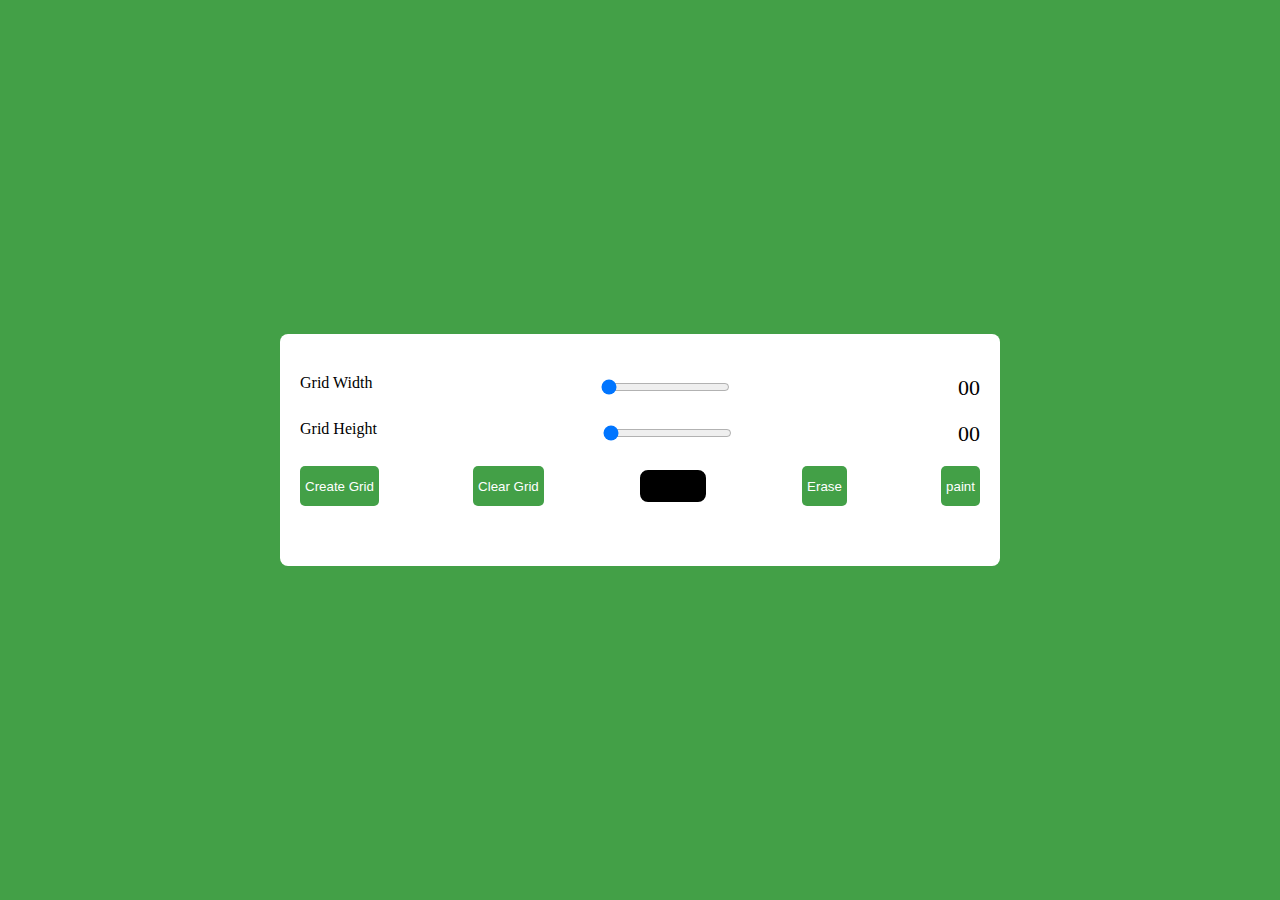
<file: 1-pixel_art_generator/index.html>
<!DOCTYPE html>
<html lang="en">

<head>
  <meta charset="UTF-8">
  <meta name="viewport" content="width=device-width, initial-scale=1.0">
  <link rel="stylesheet" href="./style.css">
  <title>#1 - Pixel Art Generator</title>
</head>

<body>

  <div class="wrapper">

    <!-- options -->
    <div class="options">

      <div class="opt-wrapper">
        <label for="width-range">Grid Width</label>
        <input type="range" id="width-range" min="1" max="35">
        <span id="width-value">00</span>
      </div>

      <div class="opt-wrapper">
        <label for="height-range">Grid Height</label>
        <input type="range" id="height-range" min="1" max="35">
        <span id="height-value">00</span>
      </div>

    </div>

    <div class="opt-wrapper">
      <button id="submit-grid">Create Grid</button>
      <button id="clear-grid">Clear Grid</button>
      <input type="color" id="color-input">
      <button id="erase-btn">Erase</button>
      <button id="paint-btn">paint</button>
    </div>

    <div class="container"></div>

  </div>

  <script src="./script.js"></script>
</body>

</html>
</file>
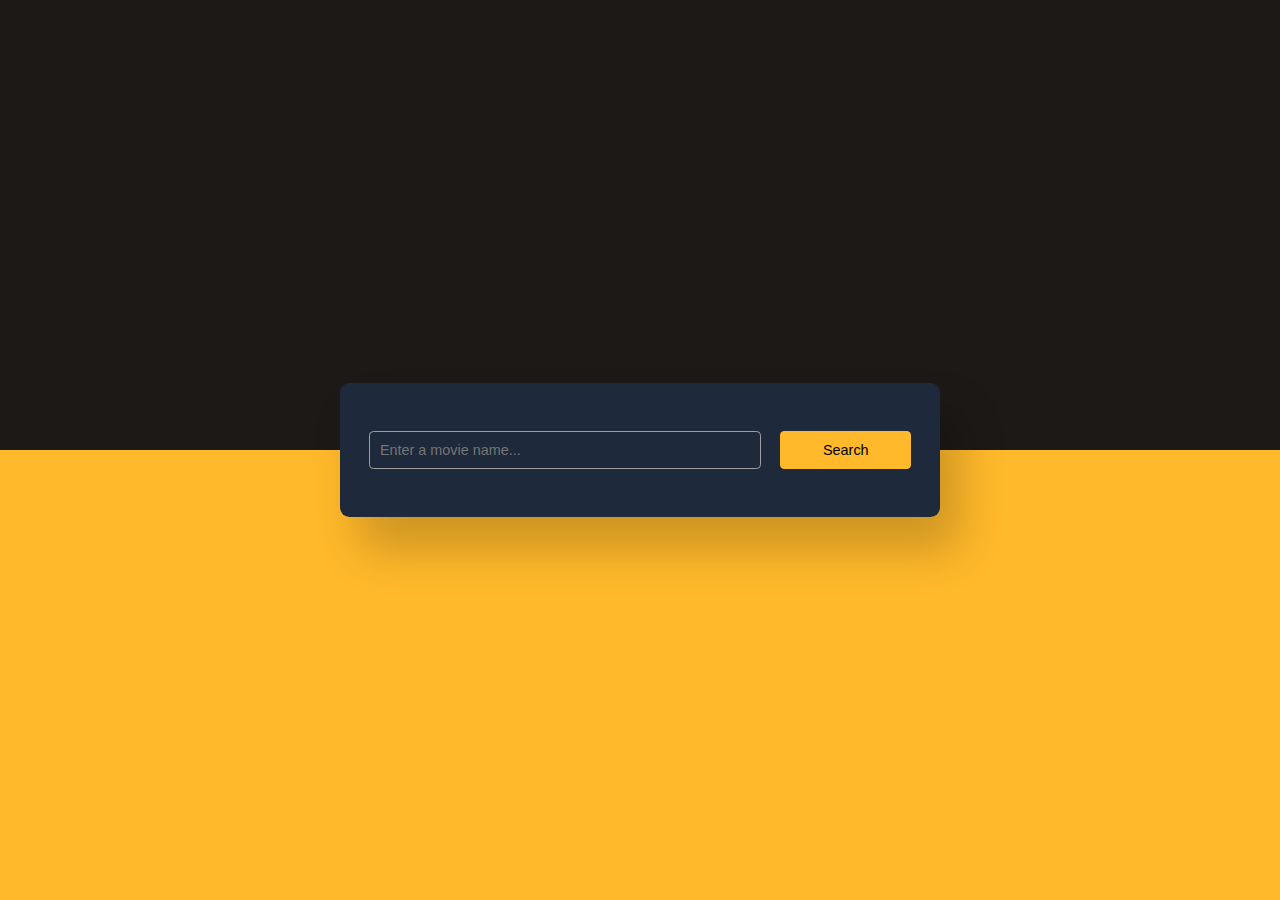
<file: 11-movie-guide_app/index.html>
<!DOCTYPE html>
<html lang="en">

<head>
  <meta charset="UTF-8">
  <meta name="viewport" content="width=device-width, initial-scale=1.0">
  <link rel="preconnect" href="https://fonts.googleapis.com">
  <link rel="preconnect" href="https://fonts.gstatic.com" crossorigin>
  <link
    href="https://fonts.googleapis.com/css2?family=Poppins:ital,wght@0,100;0,200;0,300;0,400;0,500;0,600;0,700;0,800;0,900;1,100;1,200;1,300;1,400;1,500;1,600;1,700;1,800;1,900&display=swap"
    rel="stylesheet">
  <link rel="stylesheet" href="./style.css">
  <title>#11 - Movie Guide App</title>
</head>

<body>
  <div class="container">

    <div class="search-container">
      <input type="text" id="movie-name" placeholder="Enter a movie name...">
      <button id="search-btn">Search</button>
    </div>
    <div class="" id="result"></div>

  </div>
  <script src="./script.js"></script>
</body>

</html>
</file>
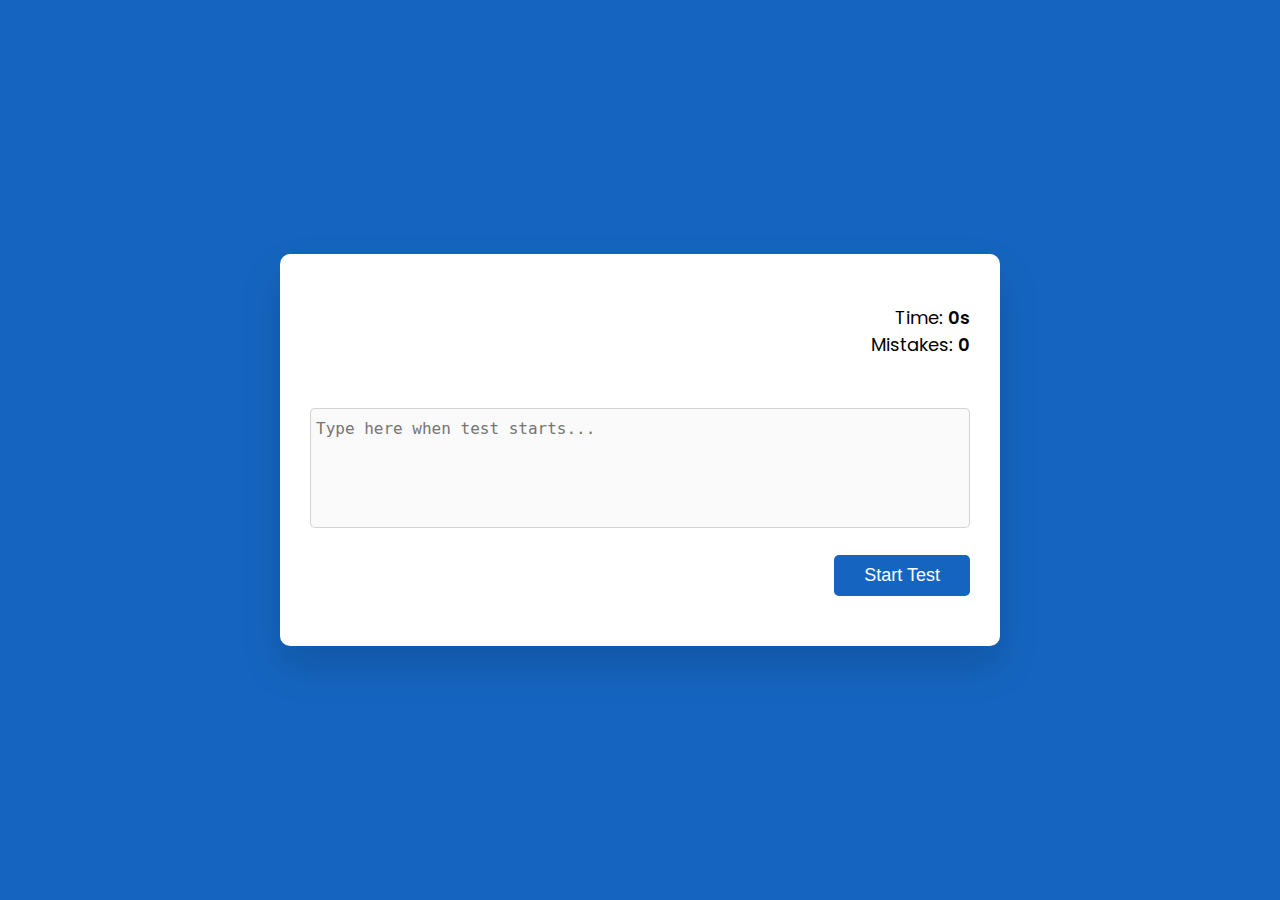
<file: 12-type-test_app/index.html>
<!DOCTYPE html>
<html lang="en">

<head>
  <meta charset="UTF-8">
  <meta name="viewport" content="width=device-width, initial-scale=1.0">
  <link rel="preconnect" href="https://fonts.googleapis.com">
  <link rel="preconnect" href="https://fonts.gstatic.com" crossorigin>
  <link
    href="https://fonts.googleapis.com/css2?family=Poppins:ital,wght@0,100;0,200;0,300;0,400;0,500;0,600;0,700;0,800;0,900;1,100;1,200;1,300;1,400;1,500;1,600;1,700;1,800;1,900&display=swap"
    rel="stylesheet">
  <link rel="stylesheet" href="./style.css">
  <title>#12 - Type Test App</title>
</head>

<body>

  <div class="container">

    <div class="stats">
      <p>Time: <span id="timer">0s</span></p>
      <p>Mistakes: <span id="mistakes">0</span></p>
    </div>

    <div id="quote" onmousedown="return false" onselectstart="return false"></div>

    <textarea id="quote-input" placeholder="Type here when test starts..."></textarea>

    <button id="start-test" onclick="startTest()">Start Test</button>
    <button id="stop-test" onclick="displayResult()">Stop Test</button>
    <div class="result">
      <h3>Result</h3>
      <div class="wrapper">
        <p>Accuracy: <span id="accuracy"></span></p>
        <p>Speed: <span id="wpm"></span></p>
      </div>
    </div>

  </div>

  <script src="./script.js"></script>
</body>

</html>
</file>
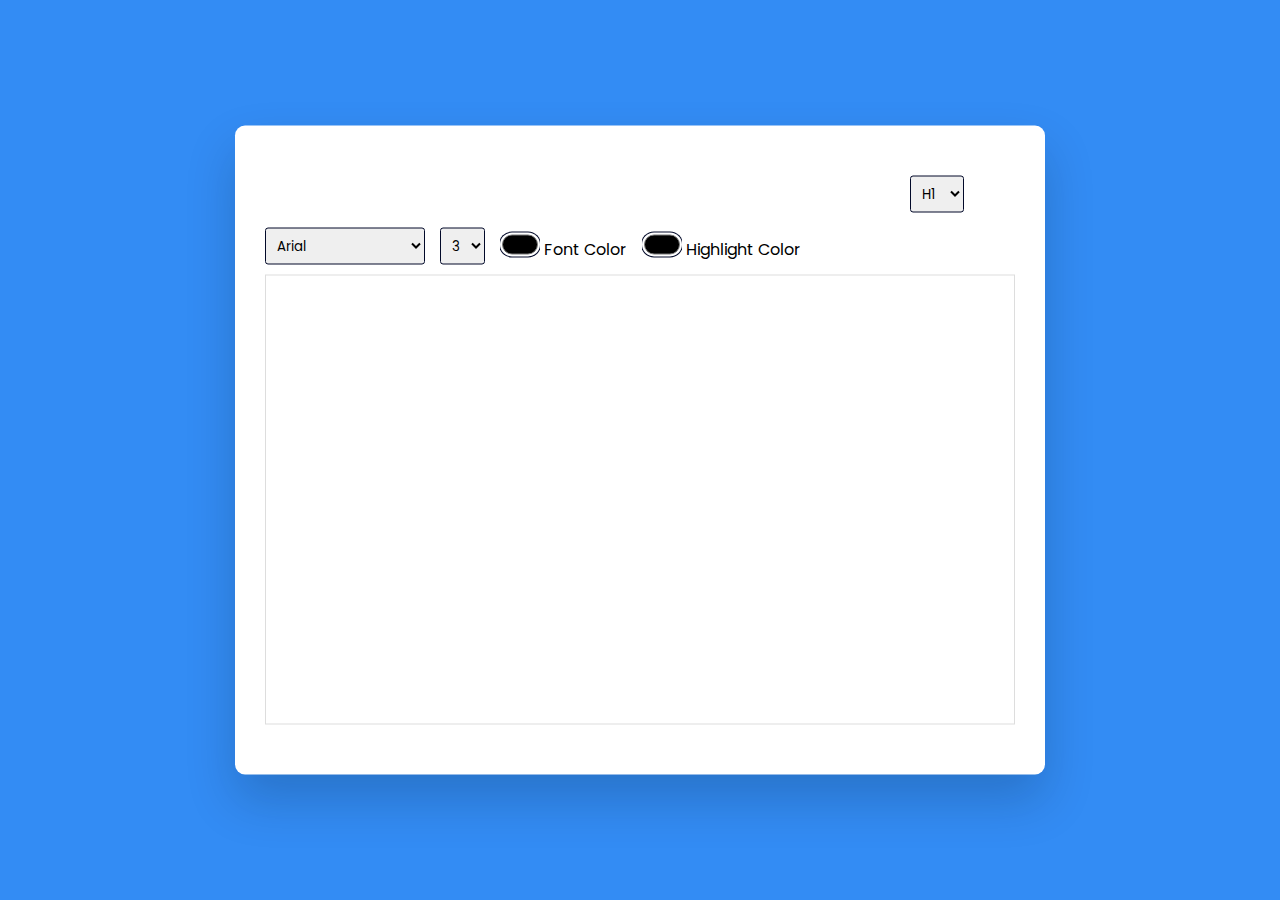
<file: 2-text_editor/index.html>
<!DOCTYPE html>
<html lang="en">

<head>
  <meta charset="UTF-8">
  <meta name="viewport" content="width=device-width, initial-scale=1.0">
  <link rel="preconnect" href="https://fonts.googleapis.com">
  <link rel="preconnect" href="https://fonts.gstatic.com" crossorigin>
  <link
    href="https://fonts.googleapis.com/css2?family=Poppins:ital,wght@0,100;0,200;0,300;0,400;0,500;0,600;0,700;0,800;0,900;1,100;1,200;1,300;1,400;1,500;1,600;1,700;1,800;1,900&display=swap"
    rel="stylesheet">
  <link rel="stylesheet" href="https://cdnjs.cloudflare.com/ajax/libs/font-awesome/6.5.2/css/all.min.css"
    integrity="sha512-SnH5WK+bZxgPHs44uWIX+LLJAJ9/2PkPKZ5QiAj6Ta86w+fsb2TkcmfRyVX3pBnMFcV7oQPJkl9QevSCWr3W6A=="
    crossorigin="anonymous" referrerpolicy="no-referrer" />
  <link rel="stylesheet" href="./style.css">
  <title>#2 - Text Editor</title>
</head>

<body>

  <!-- container -->
  <div class="container">

    <!-- options -->
    <div class="options">
      <button id="bold" class="option-button format"><i class="fa-solid fa-bold"></i></button>
      <button id="superscript" class="option-button script"><i class="fa-solid fa-superscript"></i></button>
      <button id="subscript" class="option-button script"><i class="fa-solid fa-subscript"></i></button>
      <button id="insertOrderedList" class="option-button">
        <div class="fa-solid fa-list-ol"></div>
      </button>
      <button id="insertUnorderedList" class="option-button"><i class="fa-solid fa-list"></i></button>
      <button id="undo" class="option-button"><i class="fa-solid fa-rotate-left"></i></button>
      <button id="redo" class="option-button"><i class="fa-solid fa-rotate-right"></i></button>
      <button id="createLink" class="adv-option-button"><i class="fa fa-link"></i></button>
      <button id="unlink" class="option-button"><i class="fa fa-unlink"></i></button>
      <button id="justifyLeft" class="option-button align"><i class="fa-solid fa-align-left"></i></button>
      <button id="justifyCenter" class="option-button align"><i class="fa-solid fa-align-center"></i></button>
      <button id="justifyRight" class="option-button align"><i class="fa-solid fa-align-right"></i></button>
      <button id="justifyFull" class="option-button align"><i class="fa-solid fa-align-justify"></i></button>
      <button id="indent" class="option-button spacing"><i class="fa-solid fa-indent"></i></button>
      <button id="outdent" class="option-button spacing"><i class="fa-solid fa-outdent"></i></button>

      <select id="formatBlock" class="adv-option-button">
        <option value="h1">H1</option>
        <option value="h2">H2</option>
        <option value="h3">H3</option>
        <option value="h4">H4</option>
        <option value="h5">H5</option>
        <option value="h6">H6</option>
      </select>
      <select id="fontName" class="adv-option-button"></select>
      <select id="fontSize" class="adv-option-button"></select>

      <div class="input-wrapper">
        <input type="color" id="foreColor" class="adv-option-button">
        <label for="foreColor">Font Color</label>
      </div>

      <div class="input-wrapper">
        <input type="color" id="backColor" class="adv-option-button">
        <label for="backColor">Highlight Color</label>
      </div>
    </div>

    <div class="" id="text-input" contenteditable="true"></div>

  </div>

  <script src="./script.js"></script>
</body>

</html>
</file>
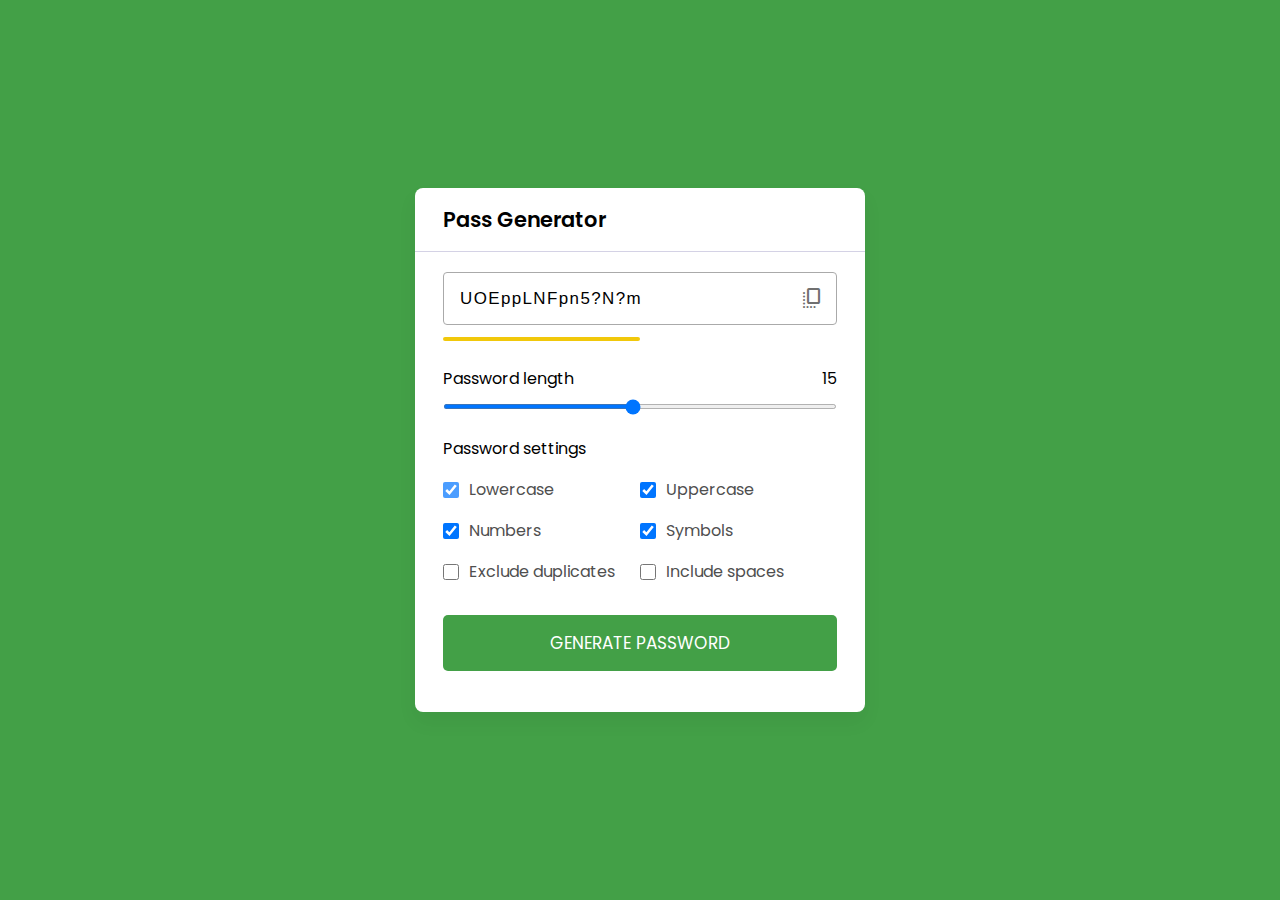
<file: 3-password_generator/index.html>
<!DOCTYPE html>
<html lang="en">

<head>
  <meta charset="UTF-8">
  <meta name="viewport" content="width=device-width, initial-scale=1.0">
  <link rel="preconnect" href="https://fonts.googleapis.com">
  <link rel="preconnect" href="https://fonts.gstatic.com" crossorigin>
  <link
    href="https://fonts.googleapis.com/css2?family=Poppins:ital,wght@0,100;0,200;0,300;0,400;0,500;0,600;0,700;0,800;0,900;1,100;1,200;1,300;1,400;1,500;1,600;1,700;1,800;1,900&display=swap"
    rel="stylesheet">
  <link href="https://fonts.googleapis.com/css2?family=Material+Symbols+Rounded" rel="stylesheet" />
  <link rel="stylesheet" href="./style.css">
  <title>#3 - Password Generator</title>
</head>

<body>

  <div class="container">
    <h1>Pass Generator</h1>

    <div class="wrapper">

      <div class="input-box">
        <input type="text" disabled>
        <span class="material-symbols-rounded">copy_all</span>
      </div>
      <div class="pass-indicator"></div>
      <div class="pass-length">
        <div class="details">
          <label for="length" class="title">Password length</label>
          <span></span>
        </div>
        <input type="range" min="1" max="30" value="15" id="length">
      </div>

      <div class="pass-settings">
        <label for="" class="title">Password settings</label>
        <ul>
          <ul class="options">
            <li class="option">
              <input type="checkbox" id="lowercase" checked>
              <label for="lowercase">Lowercase</label>
            </li>
            <li class="option">
              <input type="checkbox" id="uppercase" checked>
              <label for="uppercase">Uppercase</label>
            </li>
            <li class="option">
              <input type="checkbox" id="numbers" checked>
              <label for="numbers">Numbers</label>
            </li>
            <li class="option">
              <input type="checkbox" id="symbols" checked>
              <label for="symbols">Symbols</label>
            </li>
            <li class="option">
              <input type="checkbox" id="exc-duplicate">
              <label for="exc-duplicate">Exclude duplicates</label>
            </li>
            <li class="option">
              <input type="checkbox" id="spaces">
              <label for="spaces">Include spaces</label>
            </li>
          </ul>
        </ul>
      </div>



      <button class="generate-btn">Generate password</button>


    </div>
  </div>

  <script src="./script.js"></script>
</body>

</html>
</file>
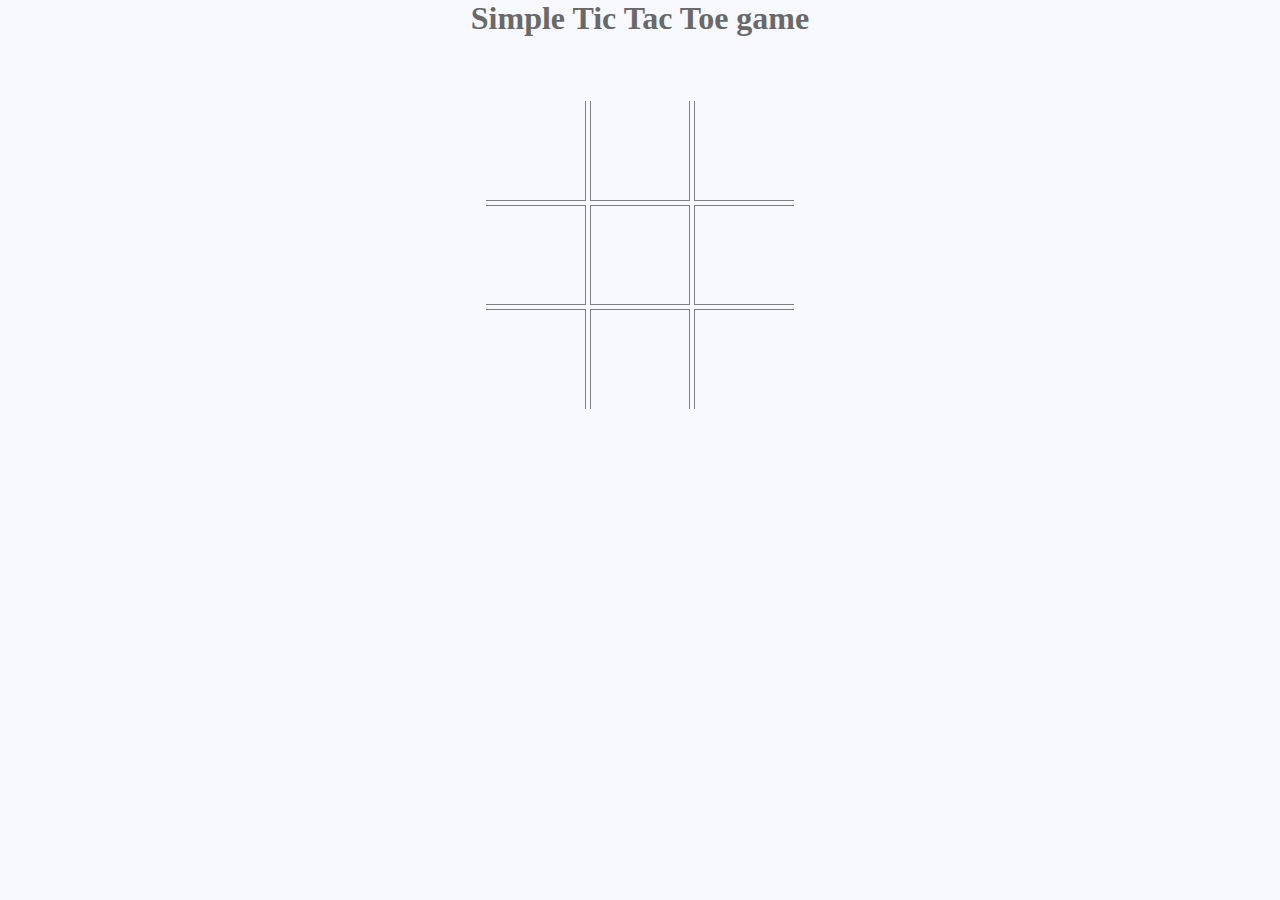
<file: 6-tic-tac-toe/index.html>
<!DOCTYPE html>
<html lang="en">

<head>
  <meta charset="UTF-8">
  <meta name="viewport" content="width=device-width, initial-scale=1.0">
  <link rel="stylesheet" href="./style.css">
  <title>#6 - Tic Tac Toe</title>
</head>

<body>
  <h1>Simple Tic Tac Toe game</h1>
  <div id="container">


    <div class="block">
      <div id="box1" class="box top left">
        <span data-player="none" onclick="play(this)">&nbsp;</span>
      </div>
      <div id="box2" class="box top">
        <span data-player="none" onclick="play(this)">&nbsp;</span>
      </div>
      <div id="box3" class="box top right">
        <span data-player="none" onclick="play(this)">&nbsp;</span>
      </div>
    </div>
    <div class="block">
      <div id="box4" class="box left">
        <span data-player="none" onclick="play(this)">&nbsp;</span>
      </div>
      <div id="box5" class="box">
        <span data-player="none" onclick="play(this)">&nbsp;</span>
      </div>
      <div id="box6" class="box right">
        <span data-player="none" onclick="play(this)">&nbsp;</span>
      </div>
    </div>
    <div class="block">
      <div id="box7" class="box bottom left">
        <span data-player="none" onclick="play(this)">&nbsp;</span>
      </div>
      <div id="box8" class="box bottom">
        <span data-player="none" onclick="play(this)">&nbsp;</span>
      </div>
      <div id="box9" class="box bottom right">
        <span data-player="none" onclick="play(this)">&nbsp;</span>
      </div>
    </div>



  </div>

  <script src="./script.js"></script>
</body>

</html>
</file>
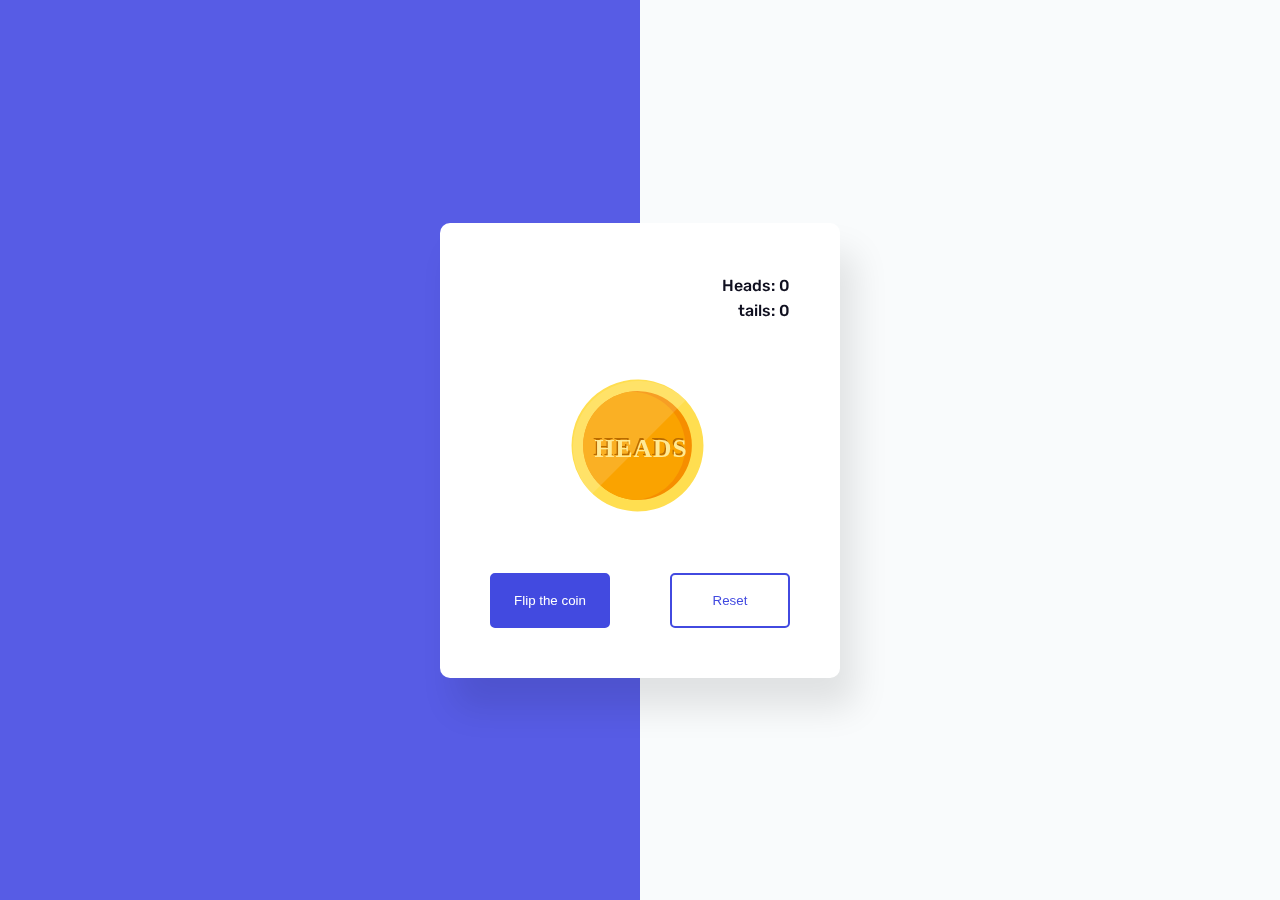
<file: 7-flip_a_coin/index.html>
<!DOCTYPE html>
<html lang="en">

<head>
  <meta charset="UTF-8">
  <meta name="viewport" content="width=device-width, initial-scale=1.0">
  <link rel="preconnect" href="https://fonts.googleapis.com">
  <link rel="preconnect" href="https://fonts.gstatic.com" crossorigin>
  <link href="https://fonts.googleapis.com/css2?family=Rubik:ital,wght@0,300..900;1,300..900&display=swap"
    rel="stylesheet">
  <link rel="stylesheet" href="./style.css">
  <title>#7 - Flip a coin</title>
</head>

<body>

  <div class="container">
    <div class="stats">
      <p id="heads-count">Heads: 0</p>
      <p id="tails-count">tails: 0</p>
    </div>
    <div class="coin" id="coin">
      <div class="heads">
        <img src="./heads.svg" alt="">
      </div>
      <div class="tails">
        <img src="./tails.svg" alt="">
      </div>
    </div>

    <div class="buttons">
      <button id="flip-button">
        Flip the coin
      </button>
      <button id="reset-button">Reset</button>
    </div>

  </div>

  <script src="./script.js"></script>
</body>

</html>
</file>
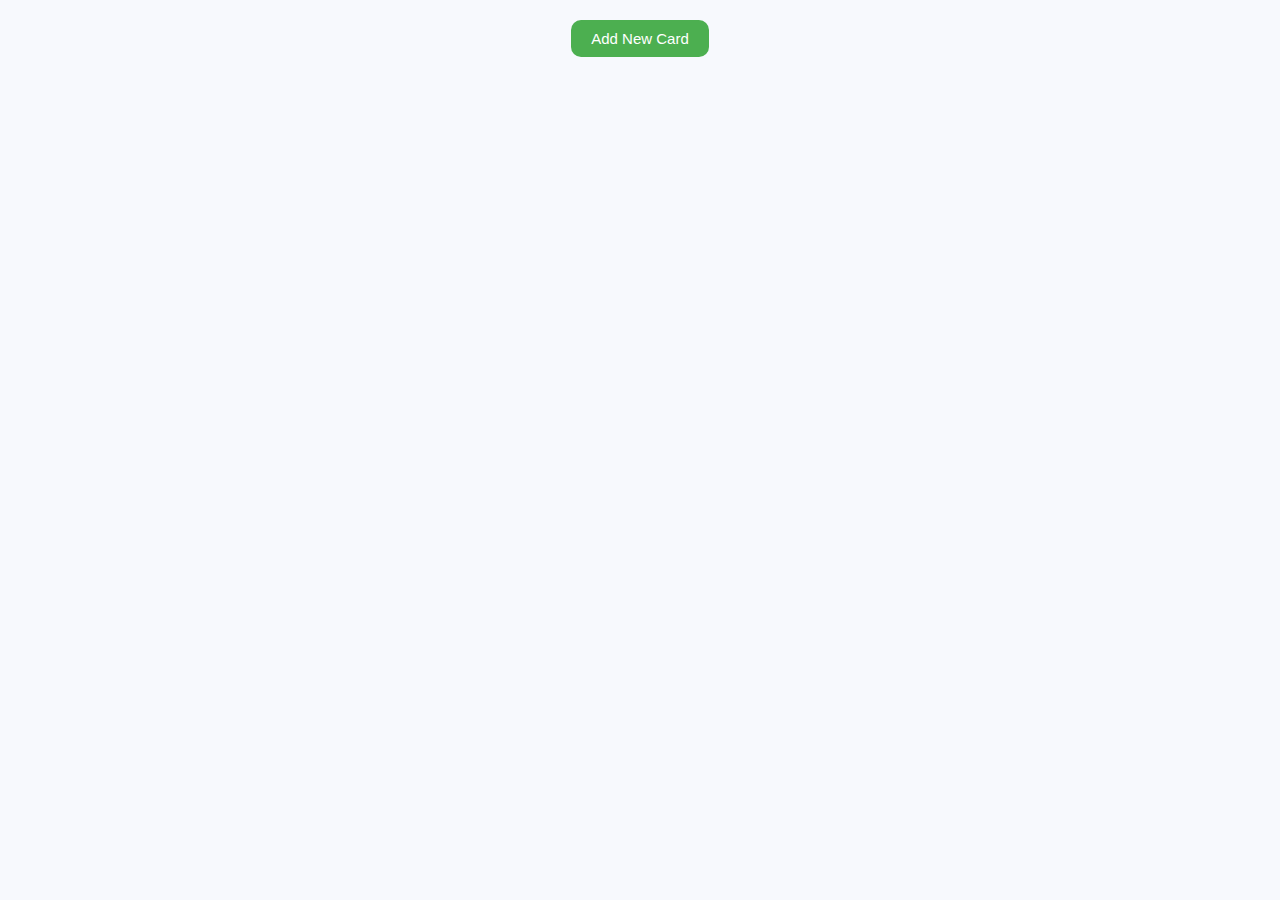
<file: 74-flashcard-app/index.html>
<!DOCTYPE html>
<html lang="en">

<head>
  <meta charset="UTF-8">
  <meta name="viewport" content="width=device-width, initial-scale=1.0">
  <link rel="preconnect" href="https://fonts.googleapis.com">
  <link rel="preconnect" href="https://fonts.gstatic.com" crossorigin>
  <link
    href="https://fonts.googleapis.com/css2?family=Poppins:ital,wght@0,100;0,200;0,300;0,400;0,500;0,600;0,700;0,800;0,900;1,100;1,200;1,300;1,400;1,500;1,600;1,700;1,800;1,900&display=swap"
    rel="stylesheet">
  <link rel="stylesheet" href="https://cdnjs.cloudflare.com/ajax/libs/font-awesome/6.5.2/css/all.min.css"
    integrity="sha512-SnH5WK+bZxgPHs44uWIX+LLJAJ9/2PkPKZ5QiAj6Ta86w+fsb2TkcmfRyVX3pBnMFcV7oQPJkl9QevSCWr3W6A=="
    crossorigin="anonymous" referrerpolicy="no-referrer" />
  <link rel="stylesheet" href="./style.css">
  <title>#74 - Flashcard App</title>
</head>

<body>

  <div class="container">

    <div class="add-card-con">
      <button id="add-card">Add New Card</button>
    </div>

    <div class="cards-list"></div>
  </div>


  <div class="modal hide" id="add-card-modal">
    <h2>Add Flashcard</h2>
    <div class="wrapper">
      <div class="error-con">
        <span class="hide" id="error">Input fiels cannot be empty</span>
      </div>
      <i class="fa-solid fa-xmark" id="close-btn"></i>
    </div>

    <label for="question">Question:</label>
    <textarea id="question" class="input" placeholder="Enter the question here"></textarea>

    <label for="answer">Answer:</label>
    <textarea id="answer" class="input" placeholder="Enter the answer here"></textarea>

    <button id="save-btn">Save</button>

  </div>
  <script src="./script.js"></script>
</body>

</html>
</file>
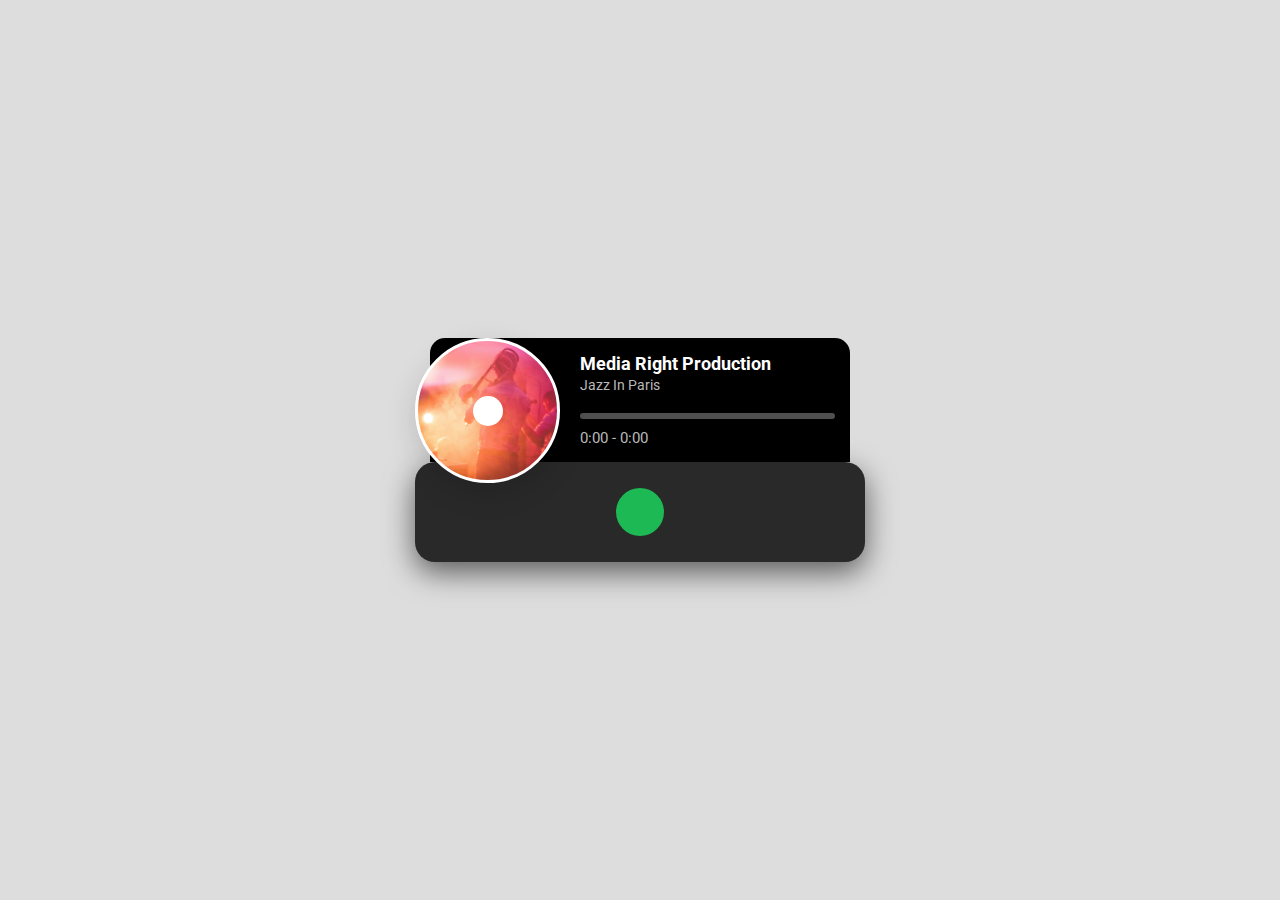
<file: 75-mini-music-player/index.html>
<!DOCTYPE html>
<html lang="en">

<head>
  <meta charset="UTF-8">
  <meta name="viewport" content="width=device-width, initial-scale=1.0">
  <link rel="preconnect" href="https://fonts.googleapis.com">
  <link rel="preconnect" href="https://fonts.gstatic.com" crossorigin>
  <link
    href="https://fonts.googleapis.com/css2?family=Roboto:ital,wght@0,100;0,300;0,400;0,500;0,700;0,900;1,100;1,300;1,400;1,500;1,700;1,900&display=swap"
    rel="stylesheet">
  <link rel="stylesheet" href="https://cdnjs.cloudflare.com/ajax/libs/font-awesome/6.5.2/css/all.min.css"
    integrity="sha512-SnH5WK+bZxgPHs44uWIX+LLJAJ9/2PkPKZ5QiAj6Ta86w+fsb2TkcmfRyVX3pBnMFcV7oQPJkl9QevSCWr3W6A=="
    crossorigin="anonymous" referrerpolicy="no-referrer" />
  <link rel="stylesheet" href="./style.css">
  <title>#75 - Mini Music Player</title>
</head>

<body>

  <div class="container">

    <div class="song-info">
      <div class="artist-name"></div>
      <div class="song-name"></div>
      <div class="progress-bar">
        <div class="fill-bar"></div>
      </div>
      <div class="time">0:00 - 0:00</div>
    </div>

    <div class="disk">
      <div id="cover" class="cover">
        <div class="circle"></div>
      </div>
    </div>

    <div class="controls">
      <i id="prev" class="prev-btn fa-solid fa-backward"></i>
      <i id="play" class="play-btn fa-solid fa-play"></i>
      <i id="next" class="next-btn fa-solid fa-forward"></i>
    </div>

  </div>


  <script src="./script.js"></script>
</body>

</html>
</file>
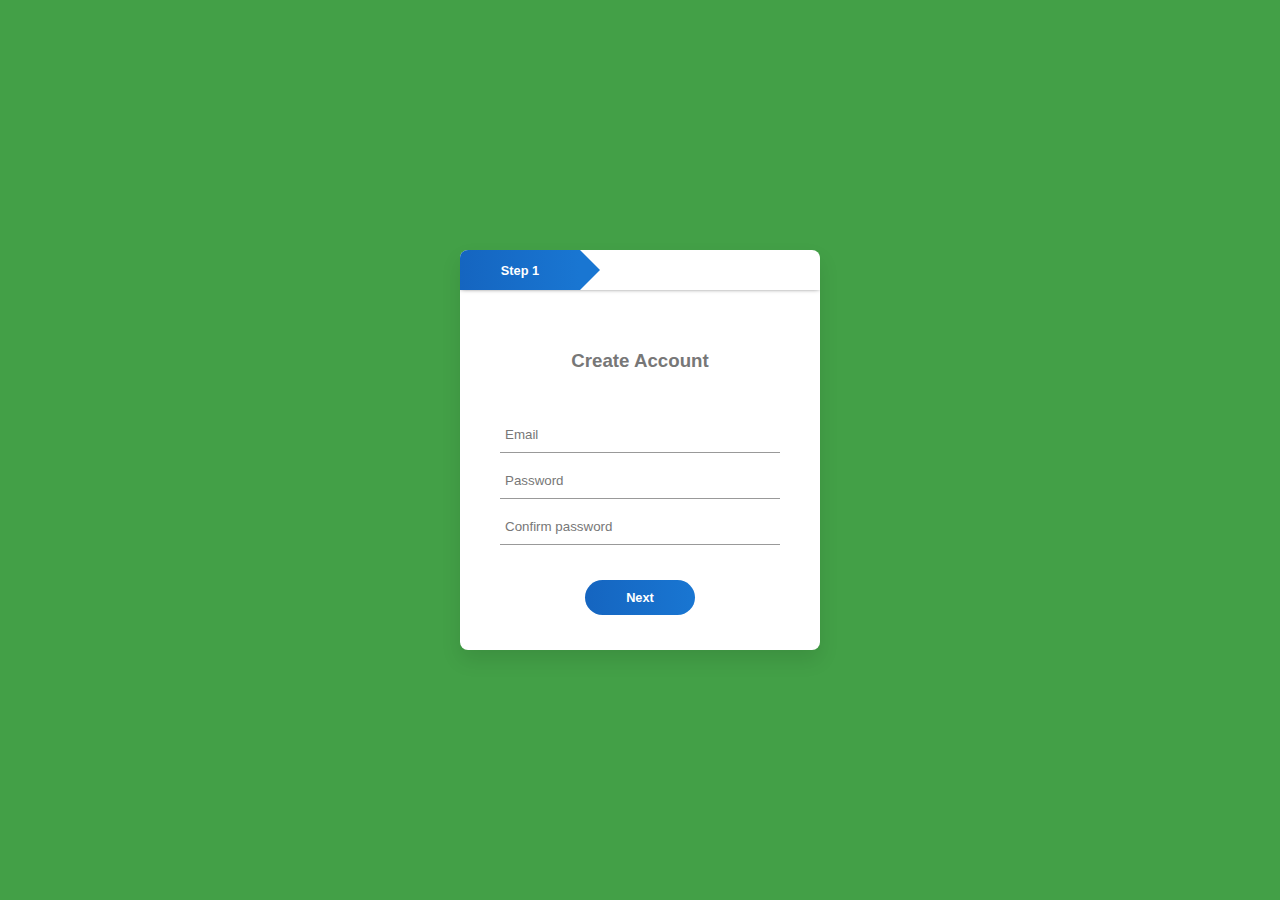
<file: 8-multi_step_form/index.html>
<!DOCTYPE html>
<html lang="en">

<head>
  <meta charset="UTF-8">
  <meta name="viewport" content="width=device-width, initial-scale=1.0">

  <link rel="stylesheet" href="./style.css">
  <title>"#8 - Multi Step Form</title>
</head>

<body>

  <div class="container">

    <form action="" id="form1">
      <h3>Create Account</h3>
      <input type="text" placeholder="Email" required>
      <input type="password" placeholder="Password" required>
      <input type="password" placeholder="Confirm password" required>

      <div class="btn-box">
        <button type="button" id="next1">Next</button>
      </div>
    </form>

    <form action="" id="form2">
      <h3>Social Links</h3>
      <input type="text" placeholder="Instagram">
      <input type="text" placeholder="Github">
      <input type="text" placeholder="Twitter">

      <div class="btn-box">
        <button type="button" id="back1">Back</button>
        <button type="button" id="next2">Next</button>
      </div>
    </form>

    <form action="" id="form3">
      <h3>Personnal Info</h3>
      <input type="text" placeholder="First Name" required>
      <input type="text" placeholder="Last Name" required>

      <div class="btn-box">
        <button type="button" id="back2">Back</button>
        <button type="button" id="submit">Submit</button>
      </div>
    </form>

    <div class="step-row">

      <div id="progress"></div>
      <div class="step-col"><small>Step 1</small></div>
      <div class="step-col"><small>Step 2</small></div>
      <div class="step-col"><small>Step 3</small></div>

    </div>
  </div>

  <script src="./script.js"></script>
</body>

</html>
</file>
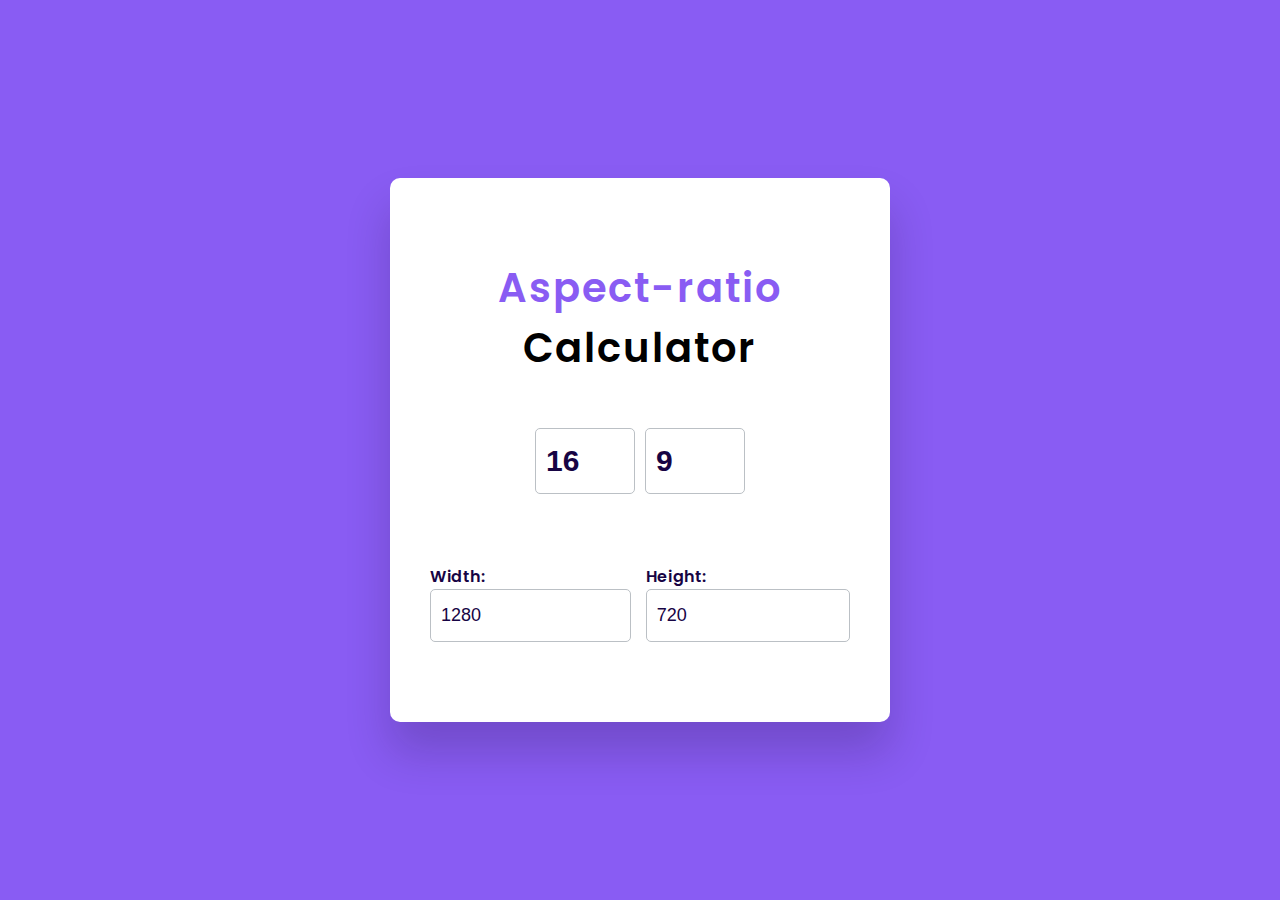
<file: 9-aspect-ratio-calculator/index.html>
<!DOCTYPE html>
<html lang="en">

<head>
  <meta charset="UTF-8">
  <meta name="viewport" content="width=device-width, initial-scale=1.0">
  <link rel="preconnect" href="https://fonts.googleapis.com">
  <link rel="preconnect" href="https://fonts.gstatic.com" crossorigin>
  <link
    href="https://fonts.googleapis.com/css2?family=Poppins:ital,wght@0,100;0,200;0,300;0,400;0,500;0,600;0,700;0,800;0,900;1,100;1,200;1,300;1,400;1,500;1,600;1,700;1,800;1,900&display=swap"
    rel="stylesheet">
  <link rel="stylesheet" href="./style.css">
  <title>#9 - Aspect Ratio Calculator</title>
</head>

<body>

  <div class="container">
    <h2><span>Aspect-ratio</span> Calculator</h2>
    <div class="wrapper-1">
      <input type="number" id="ratio-width" value="16">
      <input type="number" id="ratio-height" value="9">
    </div>
    <div class="box">
      <div class="wrapper-2">
        <label for="width">Width:</label>
        <input type="number" id="width" value="1280">
      </div>
      <div class="wrapper-3">
        <label for="height">Height:</label>
        <input type="number" id="height" value="720">
      </div>
    </div>

  </div>

  <script src="./script.js"></script>
</body>

</html>
</file>
<file: 1-pixel_art_generator/style.css>
*,
::before,
::after {
  margin: 0;
  padding: 0;
  box-sizing: border-box;
}
body {
  background: #43a047;
}

.wrapper {
  background: #fff;
  width: 80vmin;
  position: absolute;
  top: 50%;
  left: 50%;
  transform: translate(-50%, -50%);
  padding: 40px 20px;
  border-radius: 8px;
}

label {
  display: block;
}

span {
  position: relative;
  font-size: 22px;
  bottom: -1px;
}

.opt-wrapper {
  display: flex;
  justify-content: space-between;
  margin-bottom: 20px;
  gap: 10px;
}

button {
  background: #43a047;
  border: none;
  border-radius: 5px;
  padding: 5px;
  color: #fff;
}

input[type="color"] {
  -webkit-appearance: none;
  -moz-appearance: none;
  appearance: none;
  background: none;
  width: 70px;
  height: 40px;
  border: none;
  cursor: pointer;
}

input[type="color"]::-webkit-color-swatch {
  border-radius: 8px;
  border: 4px solid #000;
}
input[type="color"]::-moz-color-swatch {
  border-radius: 8px;
  border: 4px solid #000;
}

.gridCol {
  height: 1em;
  width: 1em;
  border: 1px solid #ddd;
}

.gridRow {
  display: flex;
}

@media onnly screen and (max-width: 768px) {
  .gridCol {
    height: 0.8em;
    width: 0.8em;
  }
}
</file>
<file: 11-movie-guide_app/style.css>
*,
::before,
::after {
  margin: 0;
  padding: 0;
  box-sizing: border-box;
}

body {
  font-family: "Poppins", sans-serif;
  height: 100vh;
  background: linear-gradient(#1c1917 50%, #ffb92a 50%);
  display: flex;
  justify-content: center;
  align-items: center;
}

.container {
  font-emphasize: 16px;
  width: 90vw;
  max-width: 37.5em;
  padding: 3em 1.8em;
  background: #1e293b;
  border-radius: 0.6em;
  box-shadow: 1.2em 2em 3em rgba(0, 0, 0, 0.2);
}

.search-container {
  display: grid;
  grid-template-columns: 9fr 3fr;
  gap: 1.2em;
}

.search-container :is(input, button) {
  font-size: 0.9em;
  outline: none;
  border-radius: 0.3em;
}

.search-container input {
  background: transparent;
  border: 1px solid #a0a0a0;
  color: #fff;
  padding: 0.7em;
}

.search-container input:focus {
  border-color: #fff;
}

.search-container button {
  cursor: pointer;
  background: #ffb92a;
  border: none;
}

#result {
  color: #fff;
}

.info {
  position: relative;
  display: grid;
  grid-template-columns: 4fr 8fr;
  margin-top: 1.2em;
}

.poster {
  width: 100%;
}

h2 {
  text-align: center;
  font-size: 1.5em;
  font-weight: 600;
  letter-spacing: 0.06em;
}

.rating {
  display: flex;
  align-items: center;
  justify-content: center;
  gap: 0.6em;
  margin: 0.6em 0 0.9em;
}

.rating img {
  width: 1.2em;
}

.rating h4 {
  display: inline-block;
  font-size: 1.1em;
  font-weight: 500;
}

.details {
  display: flex;
  font-size: 0.95em;
  gap: 1em;
  justify-content: center;
  color: #a0a0a0;
  margin: 0.6em 0;
  font-weight: 300;
}

.genre {
  display: flex;
  justify-content: space-around;
}

.genre div {
  border: 1px solid #a0a0a0;
  font-size: 0.75em;
  padding: 0.4em 1.6em;
  border-radius: 0.4em;
  font-weight: 300;
}

h3 {
  font-weight: 500;
  margin-top: 1.2em;
}

p {
  font-size: 0.9em;
  font-weight: 300;
  line-height: 1.8em;
  text-align: justify;
  color: #e0e0e0;
}

.msg {
  text-align: center;
}

@media screen and (max-width: 600px) {
  .container {
    font-size: 14px;
  }

  .poster {
    margin: auto;
    width: auto;
    max-height: 10.8em;
  }

  .info {
    grid-template-columns: 1fr;
  }
}
</file>
<file: 12-type-test_app/style.css>
*,
::before,
::after {
  margin: 0;
  padding: 0;
  box-sizing: border-box;
}

body {
  font-family: "Poppins", sans-serif;
  background: #1565c0;
  min-height: 100vh;
  display: flex;
  justify-content: center;
  align-items: center;
}

.container {
  width: 80vmin;
  padding: 50px 30px;
  background: #fff;
  border-radius: 10px;
  box-shadow: 0 20px 40px rgba(0, 0, 0, 0.15);
}

.stats {
  text-align: right;
  font-size: 18px;
  margin-bottom: 30px;
}

.stats span {
  font-weight: 600;
}

#quote {
  text-align: justify;
  margin: 50px 0 30px;
}

textarea {
  resize: none;
  width: 100%;
  border-radius: 5px;
  padding: 10px 5px;
  height: 120px;
  font-size: 16px;
}

button {
  cursor: pointer;
  float: right;
  margin-top: 20px;
  background: #1565c0;
  color: #fff;
  border: none;
  padding: 10px 30px;
  border-radius: 5px;
  font-size: 18px;
}

.result {
  margin-top: 40px;
  display: none;
}

.result h3 {
  text-align: center;
  margin-bottom: 20px;
  font-size: 22px;
}

.wrapper {
  display: flex;
  justify-content: space-around;
}

.wrapper span {
  font-weight: 600;
}

.success {
  color: #44b267;
}

.fail {
  color: #e81c4e;
}
</file>
<file: 2-text_editor/style.css>
*,
::before,
::after {
  margin: 0;
  padding: 0;
  box-sizing: border-box;
}

body {
  background: #338cf4;
  font-family: "Poppins", sans-serif;
}

button {
  font-family: inherit;
  cursor: pointer;
}

label,
select {
  font-family: inherit;
}

.container {
  background: #fff;
  width: 90vmin;
  padding: 50px 30px;
  position: absolute;
  top: 50%;
  left: 50%;
  transform: translate(-50%, -50%);
  border-radius: 10px;
  box-shadow: 0 25px 50px rgba(7, 20, 35, 0.2);
}

.options {
  display: flex;
  flex-wrap: wrap;
  align-items: center;
  gap: 15px;
}

button {
  width: 28px;
  height: 28px;
  display: flex;
  justify-content: center;
  align-items: center;
  border-radius: 3px;
  border: none;
  background: #fff;
  outline: none;
  color: #020929;
}

select {
  padding: 7px;
  border: 1px solid #020929;
  border-radius: 3px;
}

input[type="color"] {
  -webkit-appearance: none;
  -moz-appearance: none;
  appearance: none;
  background: transparent;
  width: 40px;
  height: 28px;
  border: none;
  cursor: pointer;
}

input[type="color"]::-webkit-color-swatch {
  border-radius: 15px;
  box-shadow: 0 0 0 2px #fff, 0 0 0 3px #020929;
}

input[type="color"]::-moz-color-swatch {
  border-radius: 15px;
  box-shadow: 0 0 0 2px #fff, 0 0 0 3px #020929;
}

#text-input {
  margin-top: 10px;
  border: 1px solid #ddd;
  padding: 20px;
  height: 50vh;
}

.active {
  background: #e0e9ff;
}
</file>
<file: 3-password_generator/style.css>
*,
::before,
::after {
  margin: 0;
  padding: 0;
  box-sizing: border-box;
}

body {
  font-family: "Poppins", sans-serif;
  display: flex;
  justify-content: center;
  align-items: center;
  min-height: 100vh;
  background: #43a047;
}

h1 {
  font-weight: 600;
  font-size: 1.31rem;
  padding: 1rem 1.75rem;
  border-bottom: 1px solid #d4d2e5;
}

button {
  font-family: inherit;
  cursor: pointer;
}

.container {
  width: 450px;
  background: #fff;
  border-radius: 8px;
  box-shadow: 0 10px 20px rgba(0, 0, 0, 0.05);
}

.wrapper {
  margin: 1.25rem 1.75rem;
}

.input-box {
  position: relative;
}

.input-box input {
  width: 100%;
  height: 53px;
  color: #000;
  background: none;
  font-size: 1.06rem;
  font-weight: 500;
  border-radius: 4px;
  letter-spacing: 1.4px;
  border: 1px solid #aaa;
  padding: 0 2.85rem 0 1rem;
}

.input-box span {
  position: absolute;
  right: 13px;
  cursor: pointer;
  line-height: 53px;
  color: #707070;
}

.input-box span:hover {
  color: #43a047;
}

.pass-indicator {
  width: 100%;
  height: 4px;
  position: relative;
  margin-top: 0.75rem;
  border-radius: 25px;
}

.pass-indicator::before {
  content: "";
  position: absolute;
  height: 100%;
  width: 50%;
  border-radius: inherit;
  transition: width 0.3s ease;
}

.pass-indicator#weak::before {
  width: 20%;
  background: #e64a6a;
}

.pass-indicator#medium::before {
  width: 50%;
  background: #f1c80b;
}

.pass-indicator#strong::before {
  width: 100%;
  background: #43a047;
}

.pass-length {
  margin: 1.56rem 0 1.25rem;
}

.pass-length .details {
  display: flex;
  justify-content: space-between;
}

.pass-length input {
  width: 100%;
  height: 5px;
}

.pass-settings .options {
  display: flex;
  list-style: none;
  flex-wrap: wrap;
  margin-top: 1rem;
}

.pass-settings .options .option {
  display: flex;
  align-items: center;
  margin-bottom: 1rem;
  width: calc(100% / 2);
}
.options .option:first-child {
  pointer-events: none;
}

.options .option:first-child input {
  opacity: 0.7;
}

.options .option input {
  height: 16px;
  width: 16px;
  cursor: pointer;
}

.options .option label {
  cursor: pointer;
  color: #4f4f4f;
  padding-left: 0.63rem;
}

.generate-btn {
  width: 100%;
  color: #fff;
  border: none;
  outline: none;
  background: #43a047;
  font-size: 1.06rem;
  padding: 0.94rem 0;
  border-radius: 5px;
  text-transform: uppercase;
  margin: 0.94rem 0 1.3rem;
}
</file>
<file: 6-tic-tac-toe/style.css>
*,
::before,
::after {
  margin: 0;
  padding: 0;
  box-sizing: border-box;
}

body {
  background: ghostwhite;
  color: dimgray;
  font-family: serif;
  text-align: center;
}

#container {
  margin: 5% auto;
  border-radius: 5px;
  text-align: center;
}

.box {
  display: inline-block;
  border: 1px solid gray;
  width: 100px;
  height: 100px;
}

span {
  position: absolute;
  font-size: 75px;
  font-family: sans-serif;
  text-align: center;
  height: 75px;
  width: 75px;
  margin: 5px;
  margin-left: -32px;
}

.top {
  border-top: none;
}

.bottom {
  border-bottom: none;
}

.left {
  border-left: none;
}

.right {
  border-right: none;
}

.alert {
  height: 75px;
  width: 125px;
  display: inline-block;
  background: ghostwhite;
  position: relative;
  z-index: 10;
  margin-top: -50%;
  border-radius: 20px;
  box-shadow: 0 0 75px 2px dimgray;
  animation: larger 0.5s forwards;
  box-sizing: content-box;
  bottom: 50px;
  top: 0;
}

@keyframes larger {
  0% {
    height: 75px;
    width: 125px;
  }
  100% {
    height: 100px;
    width: 250px;
  }
}

button {
  background: dimgray;
  border-radius: 2px;
  color: ghostwhite;
  border: none;
  cursor: pointer;
  outline: none;
}

button:focus {
  background: silver;
}

.activeBox {
  background: silver;
}
</file>
<file: 7-flip_a_coin/style.css>
*,
::before,
::after {
  margin: 0;
  padding: 0;
  box-sizing: border-box;
}

body {
  font-family: "Rubik", sans-serif;
  height: 100vh;
  background: linear-gradient(to right, #575ce5 50%, #f9fbfc 50%);
  display: flex;
  justify-content: center;
  align-items: center;
}

.container {
  background: #fff;
  width: 400px;
  padding: 50px;
  box-shadow: 15px 30px 35px rgba(0, 0, 0, 0.1);
  border-radius: 10px;
  -webkit-perspective: 300px;
  perspective: 300px;
}

.stats {
  text-align: right;
  color: #101020;
  font-weight: 500;
  line-height: 25px;
}

.coin {
  height: 150px;
  width: 150px;
  position: relative;
  margin: 50px auto;
  -webkit-transform-style: preserve-3d;
  transform-style: preserve-3d;
}

.tails {
  transform: rotateX(180deg);
}

.buttons {
  display: flex;
  justify-content: space-between;
}

.coin img {
  width: 145px;
}

.heads,
.tails {
  position: absolute;
  width: 100%;
  height: 100%;
  backface-visibility: hidden;
  -webkit-backface-visibility: hidden;
}

button {
  cursor: pointer;
  width: 120px;
  padding: 18px 0;
  border: 2.5px solid #424ae0;
  border-radius: 5px;
}

#flip-button {
  background: #424ae0;
  color: #fff;
}

#flip-button:disabled {
  background: #e1e0ee;
  color: #101020;
  border-color: #e1e0ee;
}

#reset-button {
  background: #fff;
  color: #424ae0;
}

@keyframes spin-tails {
  0% {
    transform: rotateX(0);
  }
  100% {
    transform: rotateX(1980deg);
  }
}

@keyframes spin-heads {
  0% {
    transform: rotateX(0);
  }
  100% {
    transform: rotateX(2160deg);
  }
}
</file>
<file: 74-flashcard-app/style.css>
*,
::before,
::after {
  margin: 0;
  padding: 0;
  box-sizing: border-box;
}

body {
  font-family: "Poppins", sans-serif;
  background: #f7f9fd;
}

.container {
  width: 90%;
  max-width: 992px;
  margin: auto;
}

.add-card-con {
  display: flex;
  justify-content: center;
  padding: 20px 0 30px;
}

button {
  cursor: pointer;
  border: none;
  outline: none;
  color: #fff;
  transition: 0.3s ease;
}

.add-card-con button,
.modal button {
  font-size: 15px;
  background: #4caf50;
  padding: 10px 20px;
  font-weight: 500;
  border-radius: 10px;
}

.cards-list {
  display: flex;
  flex-wrap: wrap;
  gap: 20px;
}

.card {
  background: #fff;
  padding: 16px 20px 10px;
  width: 31%;
  border-radius: 10px;
  box-shadow: 0 10px 30px rgba(0, 0, 0, 0.1);
}

.que-div {
  margin-bottom: 10px;
  font-weight: 500;
  color: #2d3140;
}

.ans-div {
  font-weight: 400;
  color: #2d3140;
  margin: 10px 0 14px;
  line-height: 22px;
  font-size: 14px;
}

.show-hide-btn {
  background: #4caf50;
  width: 100%;
  padding: 10px;
  border-radius: 10px;
  font-size: 15px;
}

.btns-con {
  text-align: right;
}

.edit,
.delete {
  background-color: transparent;
  margin: 10px 4px;
  font-size: 20px;
}

.edit {
  color: #4caf50;
}

.delete {
  color: #f34444;
}

.modal {
  width: 90%;
  max-width: 540px;
  display: flex;
  flex-direction: column;
  justify-content: center;
  background: #fff;
  position: absolute;
  transform: translate(-50%, -50%);
  top: 50%;
  left: 50%;
  padding: 35px 30px;
  border-radius: 10px;
  box-shadow: 0 10px 30px rgba(0, 0, 0, 0.1);
}

.modal h2 {
  font-size: 36px;
  text-align: center;
  color: #2d3140;
  margin-bottom: 50px;
}

.wrapper {
  display: flex;
  justify-content: space-between;
  margin-bottom: 14px;
}

#error {
  color: #f34444;
}

#close-btn {
  font-size: 22px;
  background: #4caf50;
  color: #fff;
  padding: 10px 14px;
  border-radius: 50%;
  cursor: pointer;
  transition: 0.3s ease;
}

label {
  color: #2d3140;
  font-weight: 600;
  margin-bottom: 8px;
}

textarea {
  width: 100%;
  padding: 10px;
  border: 1px solid #ccc;
  outline: none;
  resize: vertical;
  min-height: 80px;
  border-radius: 10px;
  transition: 0.3s ease;
}

textarea:not(:last-child) {
  margin-bottom: 18px;
}

textarea:focus {
  border-color: #2d3140;
}

.hide {
  display: none;
}

.add-card-con button:hover,
.modal button:hover,
#close-btn:hover,
.show-hide-btn:hover {
  background: #368339;
}

@media screen and (max-width: 900px) {
  .card {
    width: 48%;
  }
}

@media screen and (max-width: 572px) {
  body {
    font-size: 14px;
  }

  .card {
    width: 100%;
  }
}
</file>
<file: 75-mini-music-player/style.css>
*,
::before,
::after {
  margin: 0;
  padding: 0;
  box-sizing: border-box;
}

body {
  font-family: "Roboto", sans-serif;
  background: #ddd;
  display: flex;
  justify-content: center;
  align-items: center;
  height: 100vh;
}

.container {
  position: relative;
  padding: 10px;
}

.song-info {
  background: #000;
  margin: 0 15px;
  padding: 15px 15px 5px 150px;
  border-radius: 15px 15px 0 0;
}

.song-name {
  color: #b9b9b9;
  font-size: 14px;
  margin: 3px 0 20px;
}

.artist-name {
  color: #fff;
  font-weight: 700;
  font-size: 18px;
}

.progress-bar {
  background: #505050;
  border-radius: 20px;
  cursor: pointer;
}

.fill-bar {
  width: 0;
  height: 6px;
  border-radius: 20px;
  background: #1db954;
}

.time {
  font-size: 15px;
  color: #b9b9b9;
  margin: 10px 0;
}

.disk {
  max-width: 120px;
}

.disk .active {
  animation: rotate 3s linear 0s infinite forwards;
}

.cover {
  width: 145px;
  height: 145px;
  position: absolute;
  top: 10px;
  left: 10px;
  background: url(./assets/1.jpg) bottom center / cover;
  border: 3px solid #fff;
  border-radius: 50%;
  box-shadow: 0 10px 30px rgba(0, 0, 0, 0.15);
  transition: 0.2s ease-in-out;
}

.circle {
  position: absolute;
  width: 30px;
  height: 30px;
  border-radius: 50%;
  left: 50%;
  top: 50%;
  transform: translate(-50%, -50%);
  background: #fff;
  z-index: 1;
}

.controls {
  display: flex;
  align-items: center;
  justify-content: center;
  gap: 8px;
  background: #292929;
  width: 450px;
  height: 100px;
  border-radius: 20px;
  text-align: center;
  box-shadow: 0 10px 30px rgba(0, 0, 0, 0.6);
}

.controls i {
  cursor: pointer;
  font-size: 35px;
  color: #919191;
  transition: 0.3s ease;
}

.controls i:hover {
  color: #fff;
}

#play {
  background: #1db954;
  color: #fff;
  width: 48px;
  height: 48px;
  line-height: 48px;
  text-align: center;
  font-size: 28px;
  display: block;
  border-radius: 50%;
  transition: 0.3s ease;
}

#play:hover {
  background: #189945;
}

@keyframes rotate {
  from {
    transform: rotateZ(0deg);
  }
  to {
    transform: rotateZ(360deg);
  }
}
</file>
<file: 8-multi_step_form/style.css>
*,
::before,
::after {
  margin: 0;
  padding: 0;
  box-sizing: border-box;
}

body {
  font-family: "Ubuntu", sans-serif;
  min-height: 100vh;
  background: #43a047;
  display: flex;
  justify-content: center;
  align-items: center;
}

.container {
  position: relative;
  width: 360px;
  height: 400px;
  margin: 8% auto;
  background: #fff;
  border-radius: 8px;
  overflow: hidden;
  box-shadow: 0 10px 20px rgba(0, 0, 0, 0.1);
}

h3 {
  text-align: center;
  margin-bottom: 40px;
  color: #777;
}

form {
  width: 280px;
  position: absolute;
  top: 100px;
  left: 40px;
  transition: 0.5s;
}

input {
  width: 100%;
  padding: 10px 5px;
  margin: 5px 0;
  border: none;
  border-bottom: 1px solid #999;
  outline: none;
  background: transparent;
}

::placeholder {
  color: #777;
}

.btn-box {
  width: 100%;
  margin: 30px auto;
  text-align: center;
}

form button {
  cursor: pointer;
  width: 110px;
  height: 35px;
  margin: 0 10px;
  background: linear-gradient(to right, #1565c0, #1976d2);
  border-radius: 30px;
  border: 0;
  outline: none;
  color: #fff;
  font-weight: 700;
  font-size: 0.8rem;
}

#form2 {
  left: 450px;
}

#form3 {
  left: 450px;
}

.step-row {
  width: 360px;
  height: 40px;
  margin: 0 auto;
  display: flex;
  align-items: center;
  box-shadow: 0 -1px 5px -1px #000;
  position: relative;
}

.step-col {
  width: 120px;
  text-align: center;
  color: #333;
  position: relative;
}

#progress {
  position: absolute;
  height: 100%;
  width: 120px;
  background: linear-gradient(to right, #1565c0, #1976d2);
}

small {
  color: #fff;
  font-weight: 700;
  font-size: 0.8rem;
}

#progress::after {
  position: absolute;
  right: -20px;
  top: 0;
  content: "";
  height: 0;
  width: 0;
  border-top: 20px solid transparent;
  border-bottom: 20px solid transparent;
  border-left: 20px solid #1976d2;
}
</file>
<file: 9-aspect-ratio-calculator/style.css>
*,
::before,
::after {
  margin: 0;
  padding: 0;
  box-sizing: border-box;
}

body {
  font-family: "Poppins", sans-serif;
  background: #895cf3;
  min-height: 100vh;
  display: flex;
  justify-content: center;
  align-items: center;
}

.container {
  width: 500px;
  background: #fff;
  padding: 80px 40px;
  border-radius: 10px;
  box-shadow: 0 30px 45px rgba(18, 8, 39, 0.2);
}

h2 {
  text-align: center;
  font-size: 40px;
  font-weight: 600;
  letter-spacing: 2px;
}

h2 span {
  color: #895cf3;
}

.wrapper-1 {
  display: flex;
  align-items: center;
  justify-content: center;
  margin: 50px 0 70px;
  gap: 10px;
}

.wrapper-1 input {
  width: 100px;
  font-size: 30px;
  font-weight: 600;
}

input {
  padding: 15px 10px;
  border: 1px solid #bbc0c5;
  border-radius: 5px;
  color: #170444;
  outline: none;
}

input:focus {
  border: 2px solid #895cf3;
}

label {
  color: #170444;
  font-weight: 600;
  letter-spacing: 0.6px;
}

.box {
  display: flex;
  justify-content: space-between;
  gap: 15px;
}

.wrapper-2 input,
.wrapper-3 input {
  width: 100%;
  font-size: 18px;
}
</file>
